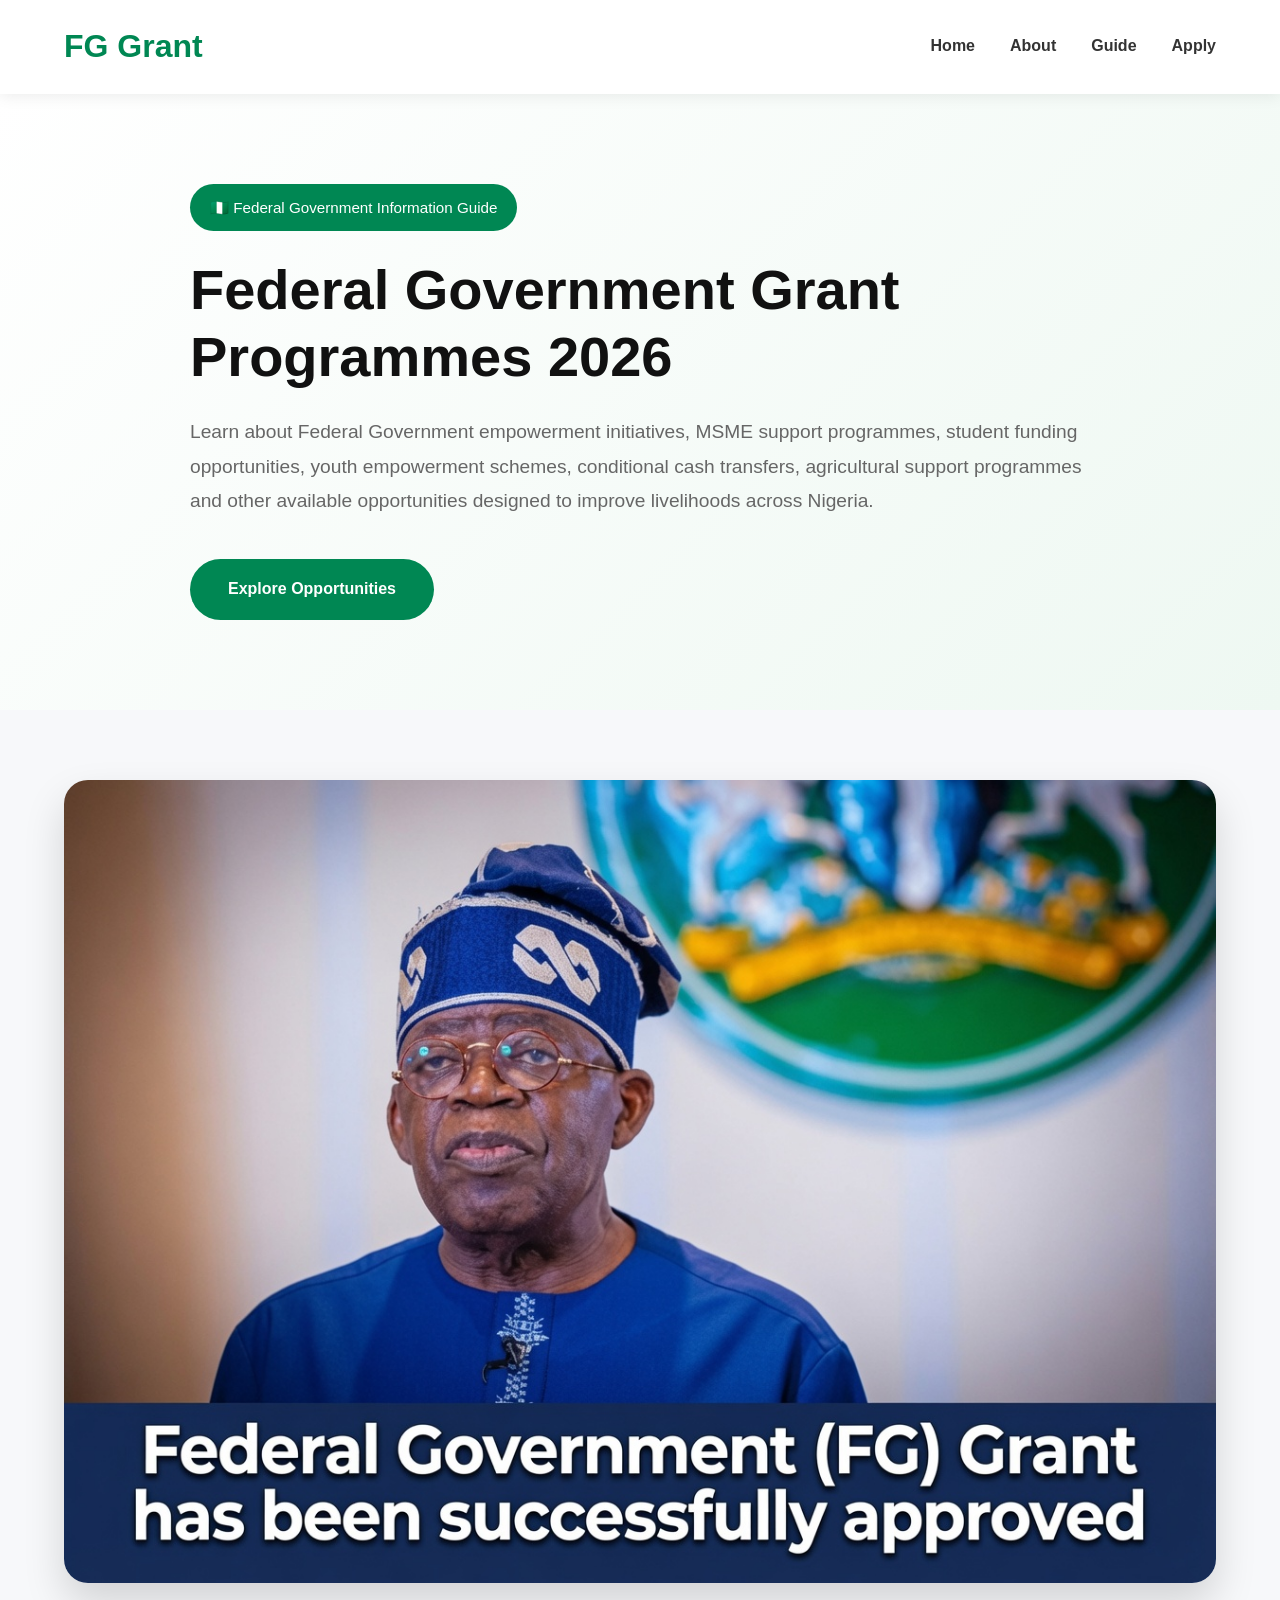
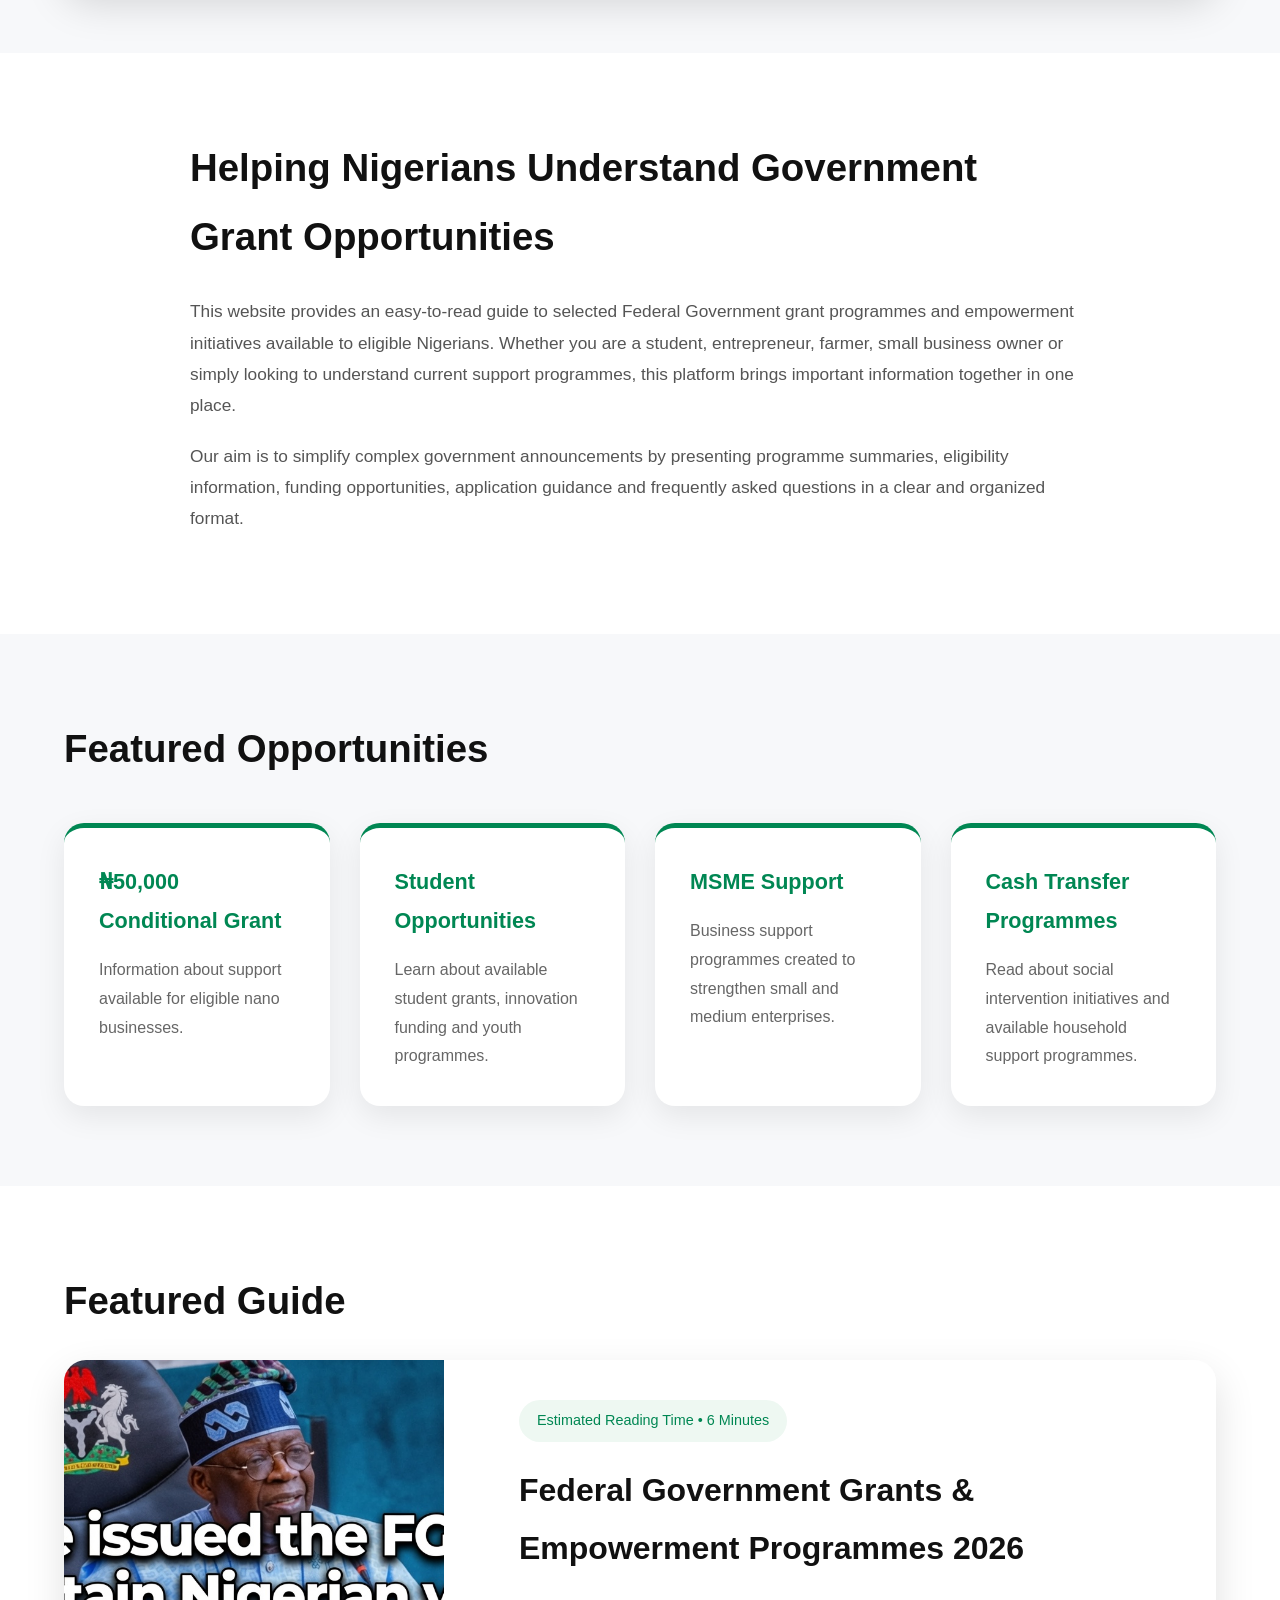
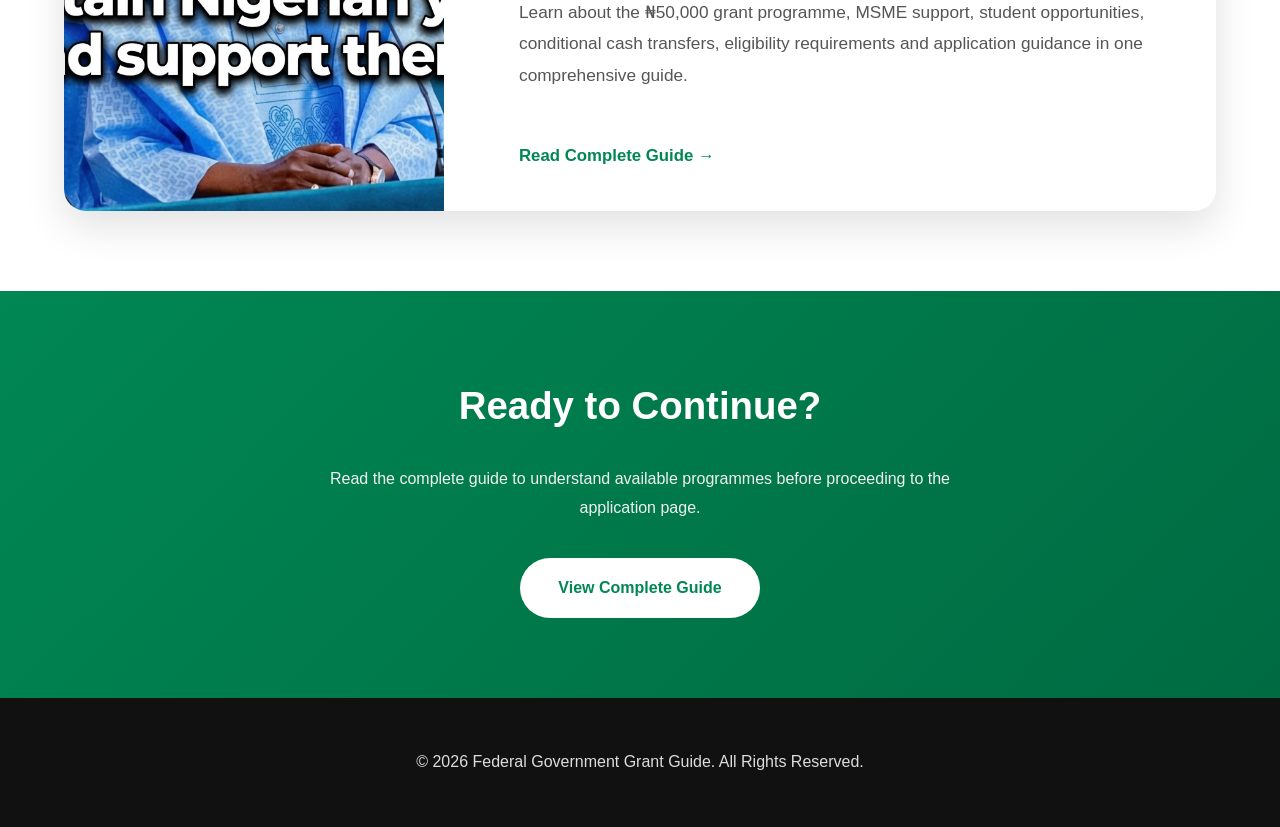
<file: index.html>
<!DOCTYPE html>
<html lang="en">
<head>
    <meta charset="UTF-8">
    <meta name="viewport" content="width=device-width, initial-scale=1.0">
    <title>Federal Government Grant Programmes 2026</title>

    <link rel="stylesheet" href="css/style.css">
</head>
<body>

    <!-- ==========================
         NAVIGATION
    =========================== -->

    <header>
        <div class="container">

            <div class="logo">
                <h2>FG Grant</h2>
            </div>

            <nav>

                <ul>

                    <li><a href="index.html">Home</a></li>

                    <li><a href="#about">About</a></li>

                    <li><a href="article.html">Guide</a></li>

                    <li><a href="apply.html">Apply</a></li>

                </ul>

            </nav>

        </div>
    </header>

    <!-- ==========================
         HERO SECTION
    =========================== -->

    <section class="hero">

        <div class="container">

            <div class="hero-text">

                <span class="badge">
                    🇳🇬 Federal Government Information Guide
                </span>

                <h1>
                    Federal Government Grant Programmes 2026
                </h1>

                <p>

                    Learn about Federal Government empowerment initiatives, MSME support programmes, student funding opportunities, youth empowerment schemes, conditional cash transfers, agricultural support programmes and other available opportunities designed to improve livelihoods across Nigeria.

                </p>

                <a href="#about" class="hero-btn">

                    Explore Opportunities

                </a>

            </div>

        </div>

    </section>

    <!-- ==========================
         PRESIDENT IMAGE
    =========================== -->

    <section class="president">

        <div class="container">

            <img src="President.jpg" alt="President of Nigeria">

        </div>

    </section>

    <!-- ==========================
         ABOUT
    =========================== -->

    <section id="about">

        <div class="container">

            <h2>

                Helping Nigerians Understand Government Grant Opportunities

            </h2>

            <p>

                This website provides an easy-to-read guide to selected Federal Government grant programmes and empowerment initiatives available to eligible Nigerians. Whether you are a student, entrepreneur, farmer, small business owner or simply looking to understand current support programmes, this platform brings important information together in one place.

            </p>

            <p>

                Our aim is to simplify complex government announcements by presenting programme summaries, eligibility information, funding opportunities, application guidance and frequently asked questions in a clear and organized format.

            </p>

        </div>

    </section>

    <!-- ==========================
         HIGHLIGHTS
    =========================== -->

    <section class="highlights">

        <div class="container">

            <h2>

                Featured Opportunities

            </h2>

            <div class="cards">

                <div class="card">

                    <h3>₦50,000 Conditional Grant</h3>

                    <p>

                        Information about support available for eligible nano businesses.

                    </p>

                </div>

                <div class="card">

                    <h3>Student Opportunities</h3>

                    <p>

                        Learn about available student grants, innovation funding and youth programmes.

                    </p>

                </div>

                <div class="card">

                    <h3>MSME Support</h3>

                    <p>

                        Business support programmes created to strengthen small and medium enterprises.

                    </p>

                </div>

                <div class="card">

                    <h3>Cash Transfer Programmes</h3>

                    <p>

                        Read about social intervention initiatives and available household support programmes.

                    </p>

                </div>

            </div>

        </div>

    </section>

    <!-- ==========================
         FEATURED ARTICLE
    =========================== -->

    <section class="featured">

        <div class="container">

            <h2>

                Featured Guide

            </h2>

            <a href="article.html" class="article-card">

                <img src="Featured.jpg" alt="Federal Government Grant Guide">

                <div class="article-content">

                    <span class="reading-time">

                        Estimated Reading Time • 6 Minutes

                    </span>

                    <h3>

                        Federal Government Grants & Empowerment Programmes 2026

                    </h3>

                    <p>

                        Learn about the ₦50,000 grant programme, MSME support, student opportunities, conditional cash transfers, eligibility requirements and application guidance in one comprehensive guide.

                    </p>

                    <span class="continue">

                        Read Complete Guide →

                    </span>

                </div>

            </a>

        </div>

    </section>

    <!-- ==========================
         APPLY CTA
    =========================== -->

    <section class="apply">

        <div class="container">

            <h2>

                Ready to Continue?

            </h2>

            <p>

                Read the complete guide to understand available programmes before proceeding to the application page.

            </p>

            <a href="article.html" class="apply-btn">

                View Complete Guide

            </a>

        </div>

    </section>

    <!-- ==========================
         FOOTER
    =========================== -->

    <footer>

        <div class="container">

            <p>

                © 2026 Federal Government Grant Guide. All Rights Reserved.

            </p>

        </div>

    </footer>

    <script src="js/main.js"></script>

</body>
</html>
</file>
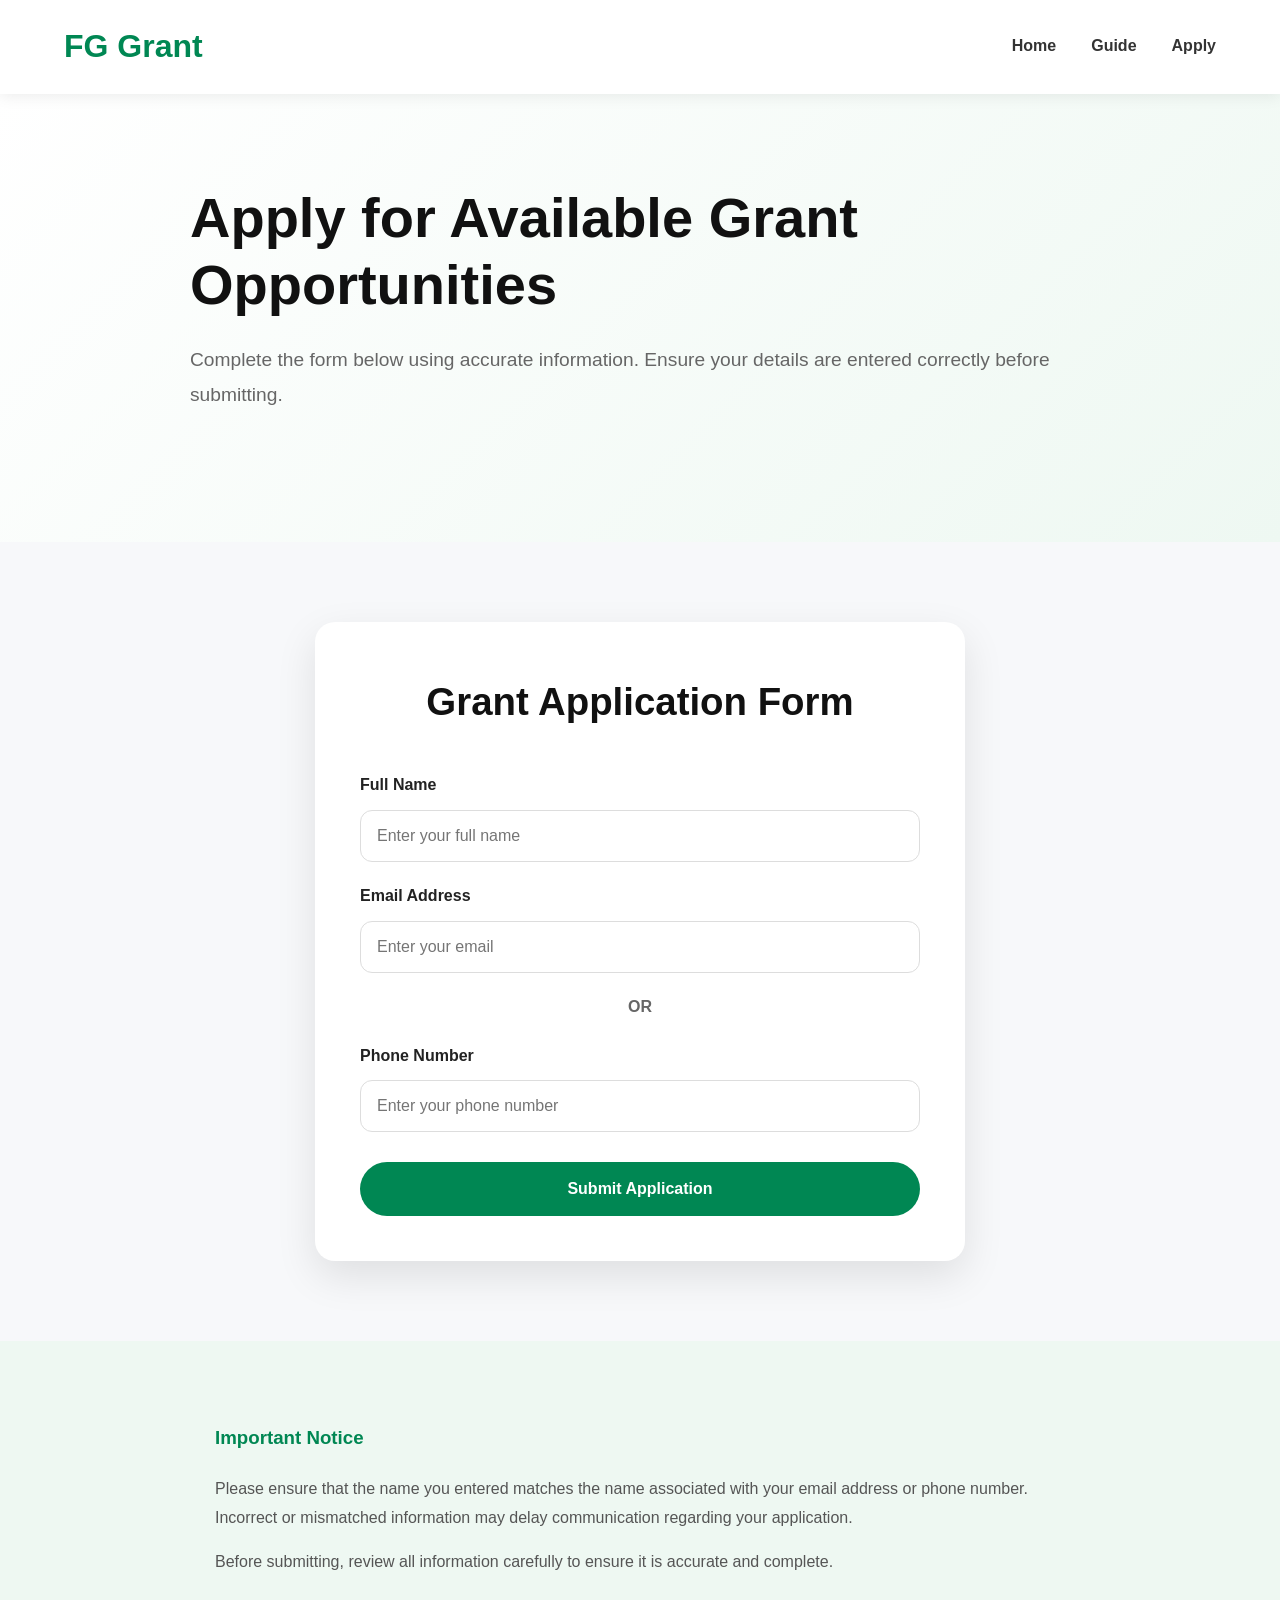
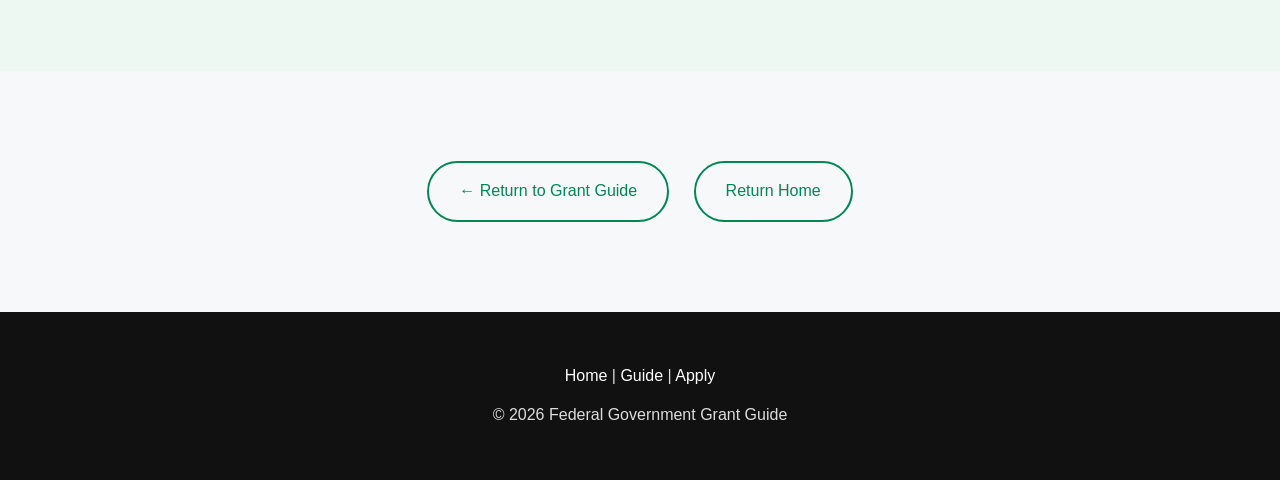
<file: apply.html>
<!DOCTYPE html>
<html lang="en">
<head>
    <meta charset="UTF-8">
    <meta name="viewport" content="width=device-width, initial-scale=1.0">
    <title>Apply | Federal Government Grant Programmes 2026</title>

    <link rel="stylesheet" href="css/style.css">
</head>
<body>

<!-- ==========================
     HEADER
========================== -->

<header>

    <div class="container">

        <div class="logo">

            <h2>FG Grant</h2>

        </div>

        <nav>

            <ul>

                <li><a href="index.html">Home</a></li>

                <li><a href="article.html">Guide</a></li>

                <li><a href="apply.html">Apply</a></li>

            </ul>

        </nav>

    </div>

</header>

<!-- ==========================
     HERO
========================== -->

<section class="hero">

    <div class="container">

        <h1>

            Apply for Available Grant Opportunities

        </h1>

        <p>

            Complete the form below using accurate information. Ensure your details are entered correctly before submitting.

        </p>

    </div>

</section>

<!-- ==========================
     APPLICATION FORM
========================== -->

<section class="application-form">

    <div class="container">

        <div class="form-card">

            <h2>

                Grant Application Form

            </h2>

            <form id="grantForm">

                <label for="fullname">

                    Full Name

                </label>

                <input
                    type="text"
                    id="fullname"
                    name="fullname"
                    placeholder="Enter your full name"
                    required
                >

                <label for="email">

                    Email Address

                </label>

                <input
                    type="email"
                    id="email"
                    name="email"
                    placeholder="Enter your email"
                    required
                >

                <p class="or-text">

                    OR

                </p>

                <label for="phone">

                    Phone Number

                </label>

                <input
                    type="tel"
                    id="phone"
                    name="phone"
                    placeholder="Enter your phone number"
                >

                <button type="submit">

                    Submit Application

                </button>

            </form>

        </div>

    </div>

</section>

<!-- ==========================
     IMPORTANT NOTICE
========================== -->

<section class="notice">

    <div class="container">

        <h3>

            Important Notice

        </h3>

        <p>

            Please ensure that the name you entered matches the name associated with your email address or phone number. Incorrect or mismatched information may delay communication regarding your application.

        </p>

        <p>

            Before submitting, review all information carefully to ensure it is accurate and complete.

        </p>

    </div>

</section>

<!-- ==========================
     RETURN LINKS
========================== -->

<section class="return-links">

    <div class="container">

        <a href="article.html" class="secondary-btn">

            ← Return to Grant Guide

        </a>

        <a href="index.html" class="secondary-btn">

            Return Home

        </a>

    </div>

</section>

<!-- ==========================
     FOOTER
========================== -->

<footer>

    <div class="container">

        <p>

            <a href="index.html">Home</a> |

            <a href="article.html">Guide</a> |

            <a href="apply.html">Apply</a>

        </p>

        <p>

            © 2026 Federal Government Grant Guide

        </p>

    </div>

</footer>

<script src="js/main.js"></script>

</body>
</html>
</file>
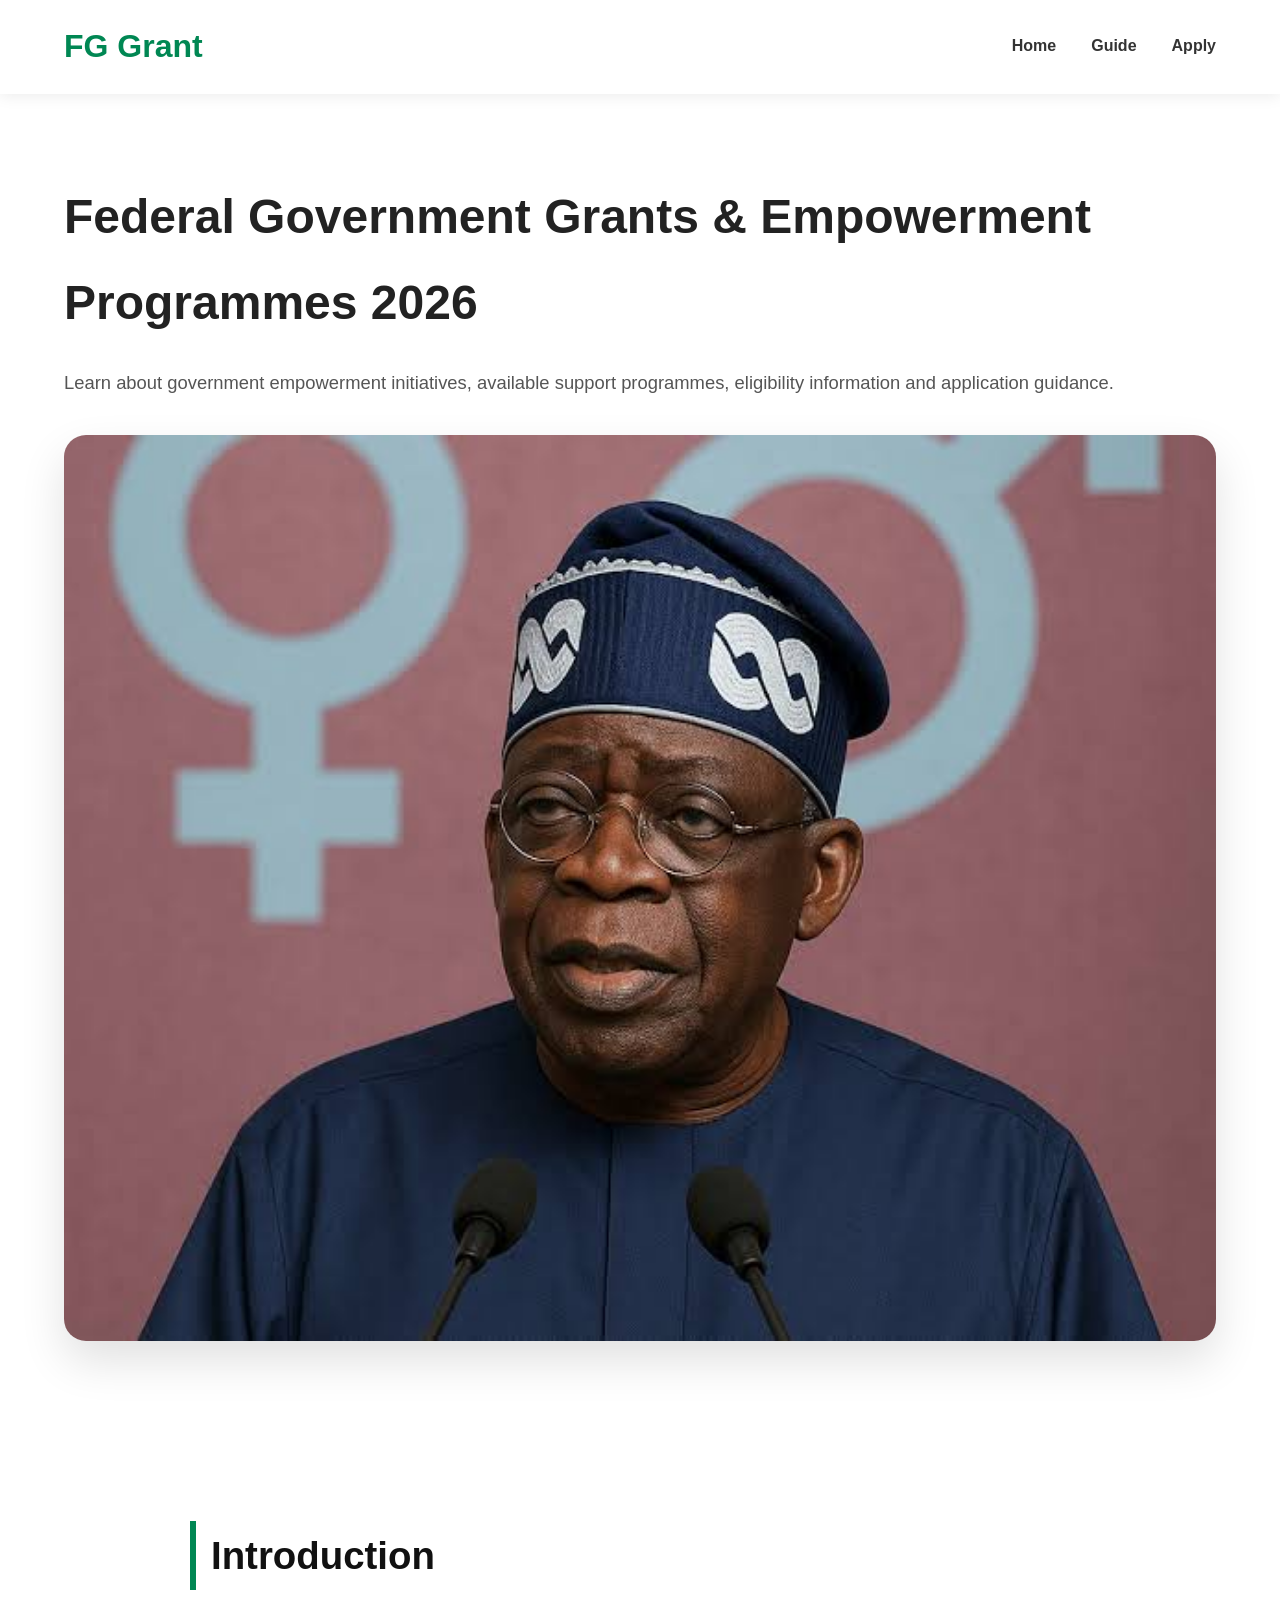
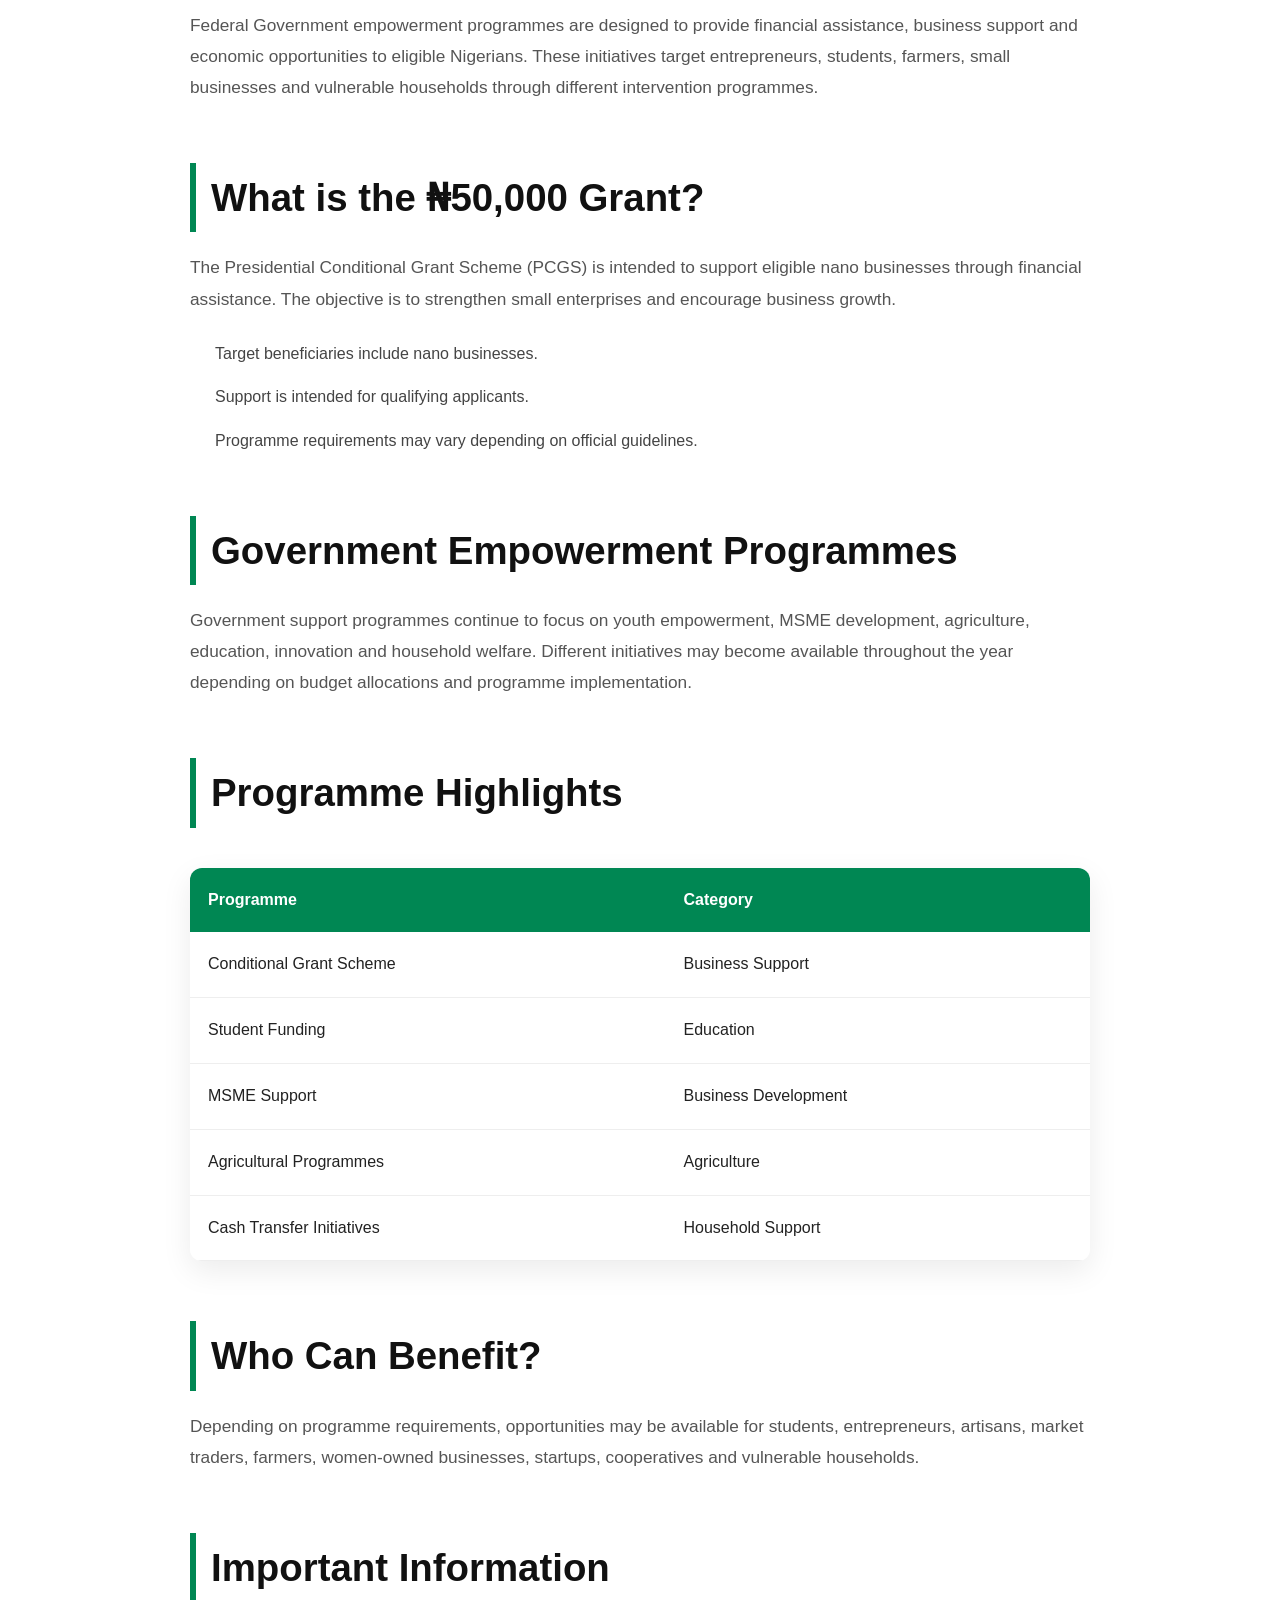
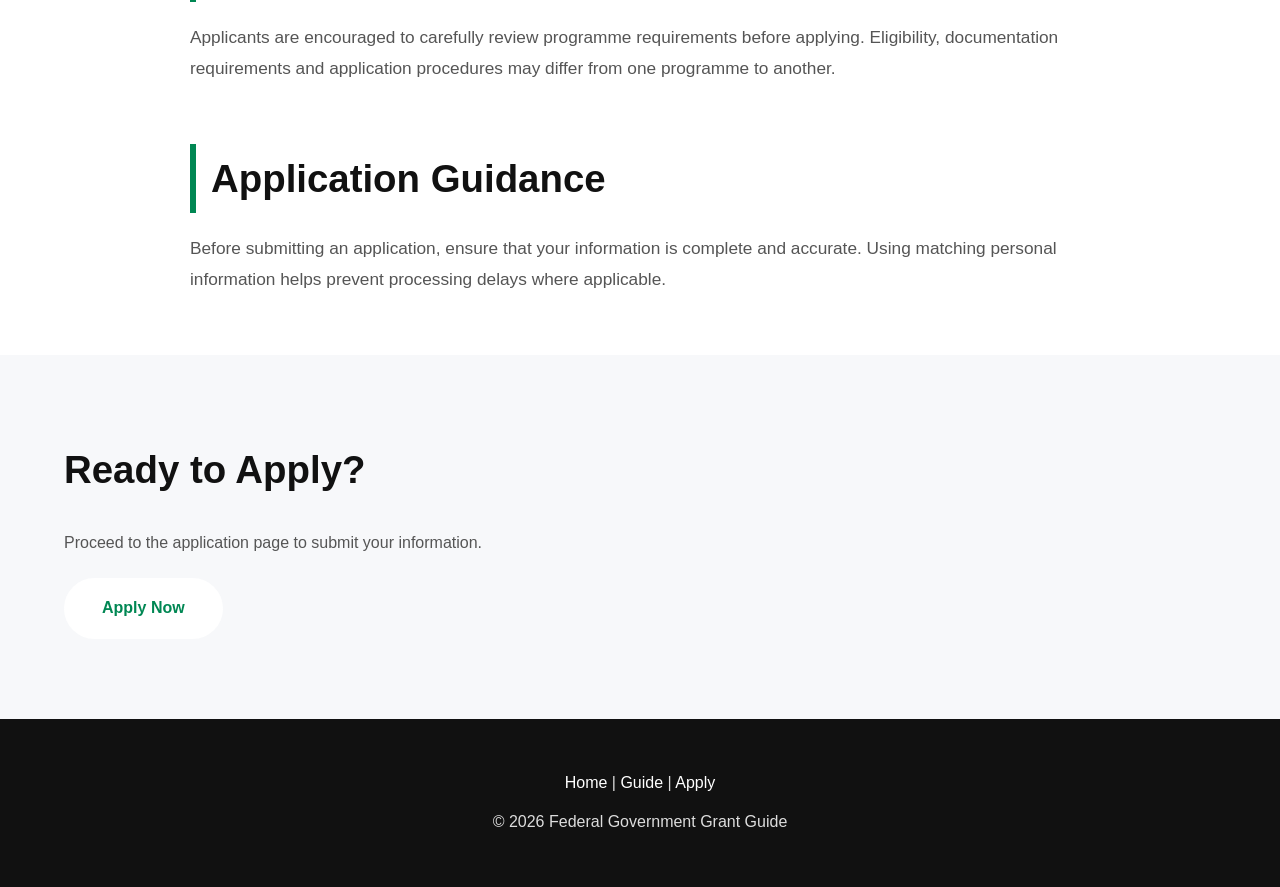
<file: article.html>
<!DOCTYPE html>
<html lang="en">
<head>
    <meta charset="UTF-8">
    <meta name="viewport" content="width=device-width, initial-scale=1.0">
    <title>Federal Government Grants & Empowerment Programmes 2026</title>

    <link rel="stylesheet" href="css/style.css">
</head>
<body>

<header>

    <div class="container">

        <div class="logo">

            <h2>FG Grant</h2>

        </div>

        <nav>

            <ul>

                <li><a href="index.html">Home</a></li>

                <li><a href="article.html">Guide</a></li>

                <li><a href="apply.html">Apply</a></li>

            </ul>

        </nav>

    </div>

</header>



<section class="article-hero">

    <div class="container">

        <h1>

            Federal Government Grants & Empowerment Programmes 2026

        </h1>

        <p>

            Learn about government empowerment initiatives, available support programmes, eligibility information and application guidance.

        </p>

        <img src="Mrpresident.jpg" alt="Federal Government Grant">

    </div>

</section>



<section class="article-content">

<div class="container">

<h2>Introduction</h2>

<p>

Federal Government empowerment programmes are designed to provide financial assistance, business support and economic opportunities to eligible Nigerians. These initiatives target entrepreneurs, students, farmers, small businesses and vulnerable households through different intervention programmes.

</p>



<h2>What is the ₦50,000 Grant?</h2>

<p>

The Presidential Conditional Grant Scheme (PCGS) is intended to support eligible nano businesses through financial assistance. The objective is to strengthen small enterprises and encourage business growth.

</p>

<ul>

<li>Target beneficiaries include nano businesses.</li>

<li>Support is intended for qualifying applicants.</li>

<li>Programme requirements may vary depending on official guidelines.</li>

</ul>



<h2>Government Empowerment Programmes</h2>

<p>

Government support programmes continue to focus on youth empowerment, MSME development, agriculture, education, innovation and household welfare. Different initiatives may become available throughout the year depending on budget allocations and programme implementation.

</p>



<h2>Programme Highlights</h2>

<table>

<tr>

<th>Programme</th>

<th>Category</th>

</tr>

<tr>

<td>Conditional Grant Scheme</td>

<td>Business Support</td>

</tr>

<tr>

<td>Student Funding</td>

<td>Education</td>

</tr>

<tr>

<td>MSME Support</td>

<td>Business Development</td>

</tr>

<tr>

<td>Agricultural Programmes</td>

<td>Agriculture</td>

</tr>

<tr>

<td>Cash Transfer Initiatives</td>

<td>Household Support</td>

</tr>

</table>



<h2>Who Can Benefit?</h2>

<p>

Depending on programme requirements, opportunities may be available for students, entrepreneurs, artisans, market traders, farmers, women-owned businesses, startups, cooperatives and vulnerable households.

</p>



<h2>Important Information</h2>

<p>

Applicants are encouraged to carefully review programme requirements before applying. Eligibility, documentation requirements and application procedures may differ from one programme to another.

</p>



<h2>Application Guidance</h2>

<p>

Before submitting an application, ensure that your information is complete and accurate. Using matching personal information helps prevent processing delays where applicable.

</p>

</div>

</section>



<section class="next-step">

<div class="container">

<h2>

Ready to Apply?

</h2>

<p>

Proceed to the application page to submit your information.

</p>

<a href="apply.html" class="apply-btn">

Apply Now

</a>

</div>

</section>



<footer>

<div class="container">

<p>

<a href="index.html">Home</a> |

<a href="article.html">Guide</a> |

<a href="apply.html">Apply</a>

</p>

<p>

© 2026 Federal Government Grant Guide

</p>

</div>

</footer>



<script src="js/main.js"></script>

</body>
</html>
</file>
<file: css/style.css>
/* ==========================================
   RESET
========================================== */

*{
    margin:0;
    padding:0;
    box-sizing:border-box;
}

html{
    scroll-behavior:smooth;
}

body{
    font-family:Arial, Helvetica, sans-serif;
    background:#f7f8fa;
    color:#222;
    line-height:1.8;
}

img{
    width:100%;
    display:block;
}

a{
    text-decoration:none;
}

ul{
    list-style:none;
}

.container{
    width:90%;
    max-width:1200px;
    margin:auto;
}

/* ==========================================
   HEADER
========================================== */

header{

    position:sticky;
    top:0;
    left:0;
    z-index:999;

    background:#ffffff;

    box-shadow:0 2px 15px rgba(0,0,0,.08);

}

header .container{

    display:flex;

    justify-content:space-between;

    align-items:center;

    padding:18px 0;

}

.logo h2{

    color:#008753;

    font-size:2rem;

    font-weight:bold;

}

nav ul{

    display:flex;

    gap:35px;

}

nav a{

    color:#333;

    font-weight:600;

    transition:.3s;

}

nav a:hover{

    color:#008753;

}

/* ==========================================
   HERO
========================================== */

.hero{

    padding:90px 0;

    background:linear-gradient(
    135deg,
    #ffffff,
    #eef8f2
    );

}

.hero .container{

    max-width:900px;

}

.badge{

    display:inline-block;

    background:#008753;

    color:white;

    padding:10px 20px;

    border-radius:40px;

    margin-bottom:25px;

    font-size:.95rem;

}

.hero h1{

    font-size:3.5rem;

    line-height:1.2;

    margin-bottom:25px;

    color:#111;

}

.hero p{

    font-size:1.2rem;

    color:#666;

    margin-bottom:40px;

}

.hero-btn,
.apply-btn{

    display:inline-block;

    background:#008753;

    color:#fff;

    padding:16px 38px;

    border-radius:40px;

    transition:.3s;

    font-weight:bold;

}

.hero-btn:hover,
.apply-btn:hover{

    background:#006842;

    transform:translateY(-3px);

}

/* ==========================================
   PRESIDENT IMAGE
========================================== */

.president{

    padding:70px 0;

}

.president img{

    border-radius:24px;

    box-shadow:0 20px 40px rgba(0,0,0,.15);

}

/* ==========================================
   SECTION TITLES
========================================== */

section{

    padding:80px 0;

}

section h2{

    font-size:2.4rem;

    margin-bottom:25px;

    color:#111;

}

section p{

    color:#555;

    margin-bottom:20px;

}

/* ==========================================
   FOOTER
========================================== */

footer{

    background:#111;

    color:#ddd;

    text-align:center;

    padding:40px 20px;

}

footer a{

    color:white;

}

footer p{

    margin:10px 0;

}

/* ==========================================
   BUTTONS
========================================== */

.secondary-btn{

    display:inline-block;

    margin:10px;

    padding:14px 30px;

    border:2px solid #008753;

    color:#008753;

    border-radius:40px;

    transition:.3s;

}

.secondary-btn:hover{

    background:#008753;

    color:white;

}

/* ==========================================
   SIMPLE ANIMATION
========================================== */

.hero,
.president,
.featured,
.highlights,
.application-form,
.article-content{

    animation:fadeUp .8s ease;

}

@keyframes fadeUp{

    from{

        opacity:0;

        transform:translateY(30px);

    }

    to{

        opacity:1;

        transform:translateY(0);

    }

}

/* ==========================================
   ABOUT SECTION
========================================== */

#about{

    background:#ffffff;

}

#about .container{

    max-width:900px;

}

#about p{

    font-size:1.08rem;

}

/* ==========================================
   HIGHLIGHTS
========================================== */

.highlights{

    background:#f7f8fa;

}

.cards{

    display:grid;

    grid-template-columns:repeat(auto-fit,minmax(250px,1fr));

    gap:30px;

    margin-top:40px;

}

.card{

    background:white;

    padding:35px;

    border-radius:20px;

    box-shadow:0 10px 30px rgba(0,0,0,.08);

    transition:.3s;

    border-top:5px solid #008753;

}

.card:hover{

    transform:translateY(-10px);

    box-shadow:0 18px 40px rgba(0,0,0,.12);

}

.card h3{

    color:#008753;

    margin-bottom:15px;

    font-size:1.35rem;

}

.card p{

    color:#666;

    margin-bottom:0;

}

/* ==========================================
   FEATURED GUIDE
========================================== */

.featured{

    background:white;

}

.article-card{

    display:grid;

    grid-template-columns:380px 1fr;

    gap:35px;

    background:white;

    overflow:hidden;

    border-radius:22px;

    box-shadow:0 15px 40px rgba(0,0,0,.12);

    transition:.35s;

    color:#222;

}

.article-card:hover{

    transform:translateY(-8px);

    box-shadow:0 25px 60px rgba(0,0,0,.18);

}

.article-card img{

    width:100%;

    height:100%;

    object-fit:cover;

}

.article-content{

    padding:40px;

}

.reading-time{

    display:inline-block;

    background:#eef8f2;

    color:#008753;

    padding:8px 18px;

    border-radius:30px;

    font-size:.9rem;

    margin-bottom:20px;

}

.article-content h3{

    font-size:2rem;

    margin-bottom:20px;

    color:#111;

}

.article-content p{

    font-size:1.05rem;

    color:#666;

}

.continue{

    display:inline-block;

    margin-top:30px;

    font-weight:bold;

    color:#008753;

    font-size:1.05rem;

}

/* ==========================================
   APPLY SECTION
========================================== */

.apply{

    background:linear-gradient(
        135deg,
        #008753,
        #006b42
    );

    text-align:center;

    color:white;

}

.apply h2{

    color:white;

}

.apply p{

    color:#f1f1f1;

    max-width:700px;

    margin:0 auto 35px;

}

.apply-btn{

    background:white;

    color:#008753;

}

.apply-btn:hover{

    background:#f1f1f1;

}

/* ==========================================
   ARTICLE HERO
========================================== */

.article-hero{

    background:#ffffff;

}

.article-hero img{

    margin-top:35px;

    border-radius:22px;

    box-shadow:0 20px 45px rgba(0,0,0,.12);

}

.article-hero h1{

    font-size:3rem;

    margin-bottom:20px;

}

.article-hero p{

    font-size:1.15rem;

}

/* ==========================================
   RETURN LINKS
========================================== */

.return-links{

    text-align:center;

}

.return-links a{

    margin:10px;

}

/* ==========================================
   ARTICLE CONTENT
========================================== */

.article-content{

    background:#ffffff;

}

.article-content .container{

    max-width:900px;

}

.article-content h2{

    margin-top:60px;

    margin-bottom:20px;

    color:#111;

    border-left:6px solid #008753;

    padding-left:15px;

}

.article-content p{

    font-size:1.08rem;

    color:#555;

}

.article-content ul{

    margin:25px 0;

    padding-left:25px;

}

.article-content li{

    margin-bottom:15px;

    color:#444;

}

/* ==========================================
   TABLE
========================================== */

table{

    width:100%;

    margin:40px 0;

    border-collapse:collapse;

    overflow:hidden;

    border-radius:12px;

    box-shadow:0 10px 30px rgba(0,0,0,.08);

}

th{

    background:#008753;

    color:#fff;

    padding:18px;

    text-align:left;

}

td{

    padding:18px;

    background:#fff;

    border-bottom:1px solid #eee;

}

tr:hover td{

    background:#f5fff8;

}

/* ==========================================
   APPLICATION FORM
========================================== */

.application-form{

    background:#f7f8fa;

}

.form-card{

    max-width:650px;

    margin:auto;

    background:#fff;

    padding:45px;

    border-radius:20px;

    box-shadow:0 15px 40px rgba(0,0,0,.10);

}

.form-card h2{

    text-align:center;

    margin-bottom:35px;

}

.form-card label{

    display:block;

    margin-top:20px;

    margin-bottom:10px;

    font-weight:bold;

}

.form-card input{

    width:100%;

    padding:16px;

    border:1px solid #ddd;

    border-radius:12px;

    font-size:1rem;

    transition:.3s;

}

.form-card input:focus{

    outline:none;

    border-color:#008753;

    box-shadow:0 0 0 4px rgba(0,135,83,.15);

}

.or-text{

    text-align:center;

    margin:20px 0;

    font-weight:bold;

    color:#666;

}

.form-card button{

    width:100%;

    margin-top:30px;

    padding:18px;

    border:none;

    border-radius:50px;

    background:#008753;

    color:#fff;

    font-size:1rem;

    font-weight:bold;

    cursor:pointer;

    transition:.3s;

}

.form-card button:hover{

    background:#006842;

    transform:translateY(-2px);

}

/* ==========================================
   NOTICE
========================================== */

.notice{

    background:#eef8f2;

}

.notice .container{

    max-width:850px;

}

.notice h3{

    color:#008753;

    margin-bottom:20px;

}

.notice p{

    margin-bottom:15px;

}

/* ==========================================
   MOBILE
========================================== */

@media(max-width:900px){

header .container{

    flex-direction:column;

    gap:20px;

}

nav ul{

    flex-wrap:wrap;

    justify-content:center;

    gap:18px;

}

.hero h1{

    font-size:2.3rem;

}

.article-hero h1{

    font-size:2.2rem;

}

.article-card{

    grid-template-columns:1fr;

}

.article-card img{

    height:260px;

}

.form-card{

    padding:30px;

}

section{

    padding:60px 0;

}

}

@media(max-width:600px){

.container{

    width:94%;

}

.logo h2{

    font-size:1.6rem;

}

.hero{

    text-align:center;

}

.hero h1{

    font-size:2rem;

}

.hero p{

    font-size:1rem;

}

section h2{

    font-size:1.8rem;

}

.cards{

    grid-template-columns:1fr;

}

table{

    display:block;

    overflow-x:auto;

}

.form-card{

    padding:25px;

}

.hero-btn,
.apply-btn,
.secondary-btn{

    width:100%;

    text-align:center;

}

footer{

    font-size:.9rem;

}

}

/* ==========================================
   SCROLLBAR
========================================== */

::-webkit-scrollbar{

    width:10px;

}

::-webkit-scrollbar-track{

    background:#f1f1f1;

}

::-webkit-scrollbar-thumb{

    background:#008753;

    border-radius:20px;

}

::-webkit-scrollbar-thumb:hover{

    background:#006842;

}
</file>
